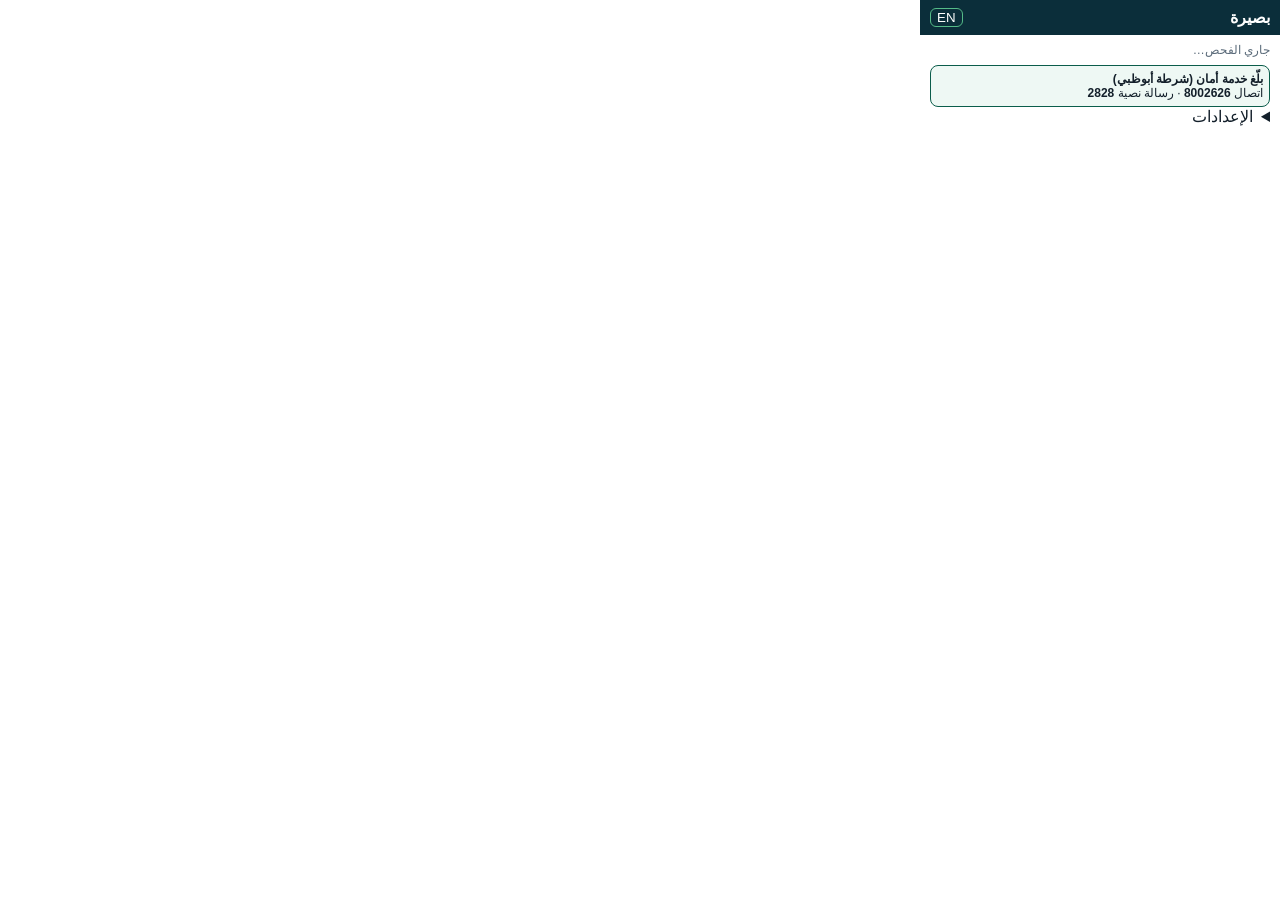
<file: extension/popup.html>
<!doctype html>
<html lang="ar" dir="rtl">
<head><meta charset="utf-8"><link rel="stylesheet" href="popup.css"></head>
<body>
  <header><b id="t_title">بصيرة</b><button id="lang">EN</button></header>
  <div id="url" class="mut ltr"></div>
  <div id="out"><div class="mut" id="t_wait">جاري الفحص…</div></div>
  <div class="aman"><b id="t_report">بلّغ خدمة أمان (شرطة أبوظبي)</b><div><span id="t_call">اتصال</span> <b>8002626</b> · <span id="t_sms">رسالة نصية</span> <b>2828</b></div></div>
  <details><summary id="t_settings">الإعدادات</summary>
    <label id="t_api">عنوان خادم بصيرة (API)</label>
    <input id="api" class="ltr" placeholder="http://127.0.0.1:8000">
    <button id="save">حفظ</button>
  </details>
  <script src="popup.js"></script>
</body>
</html>
</file>
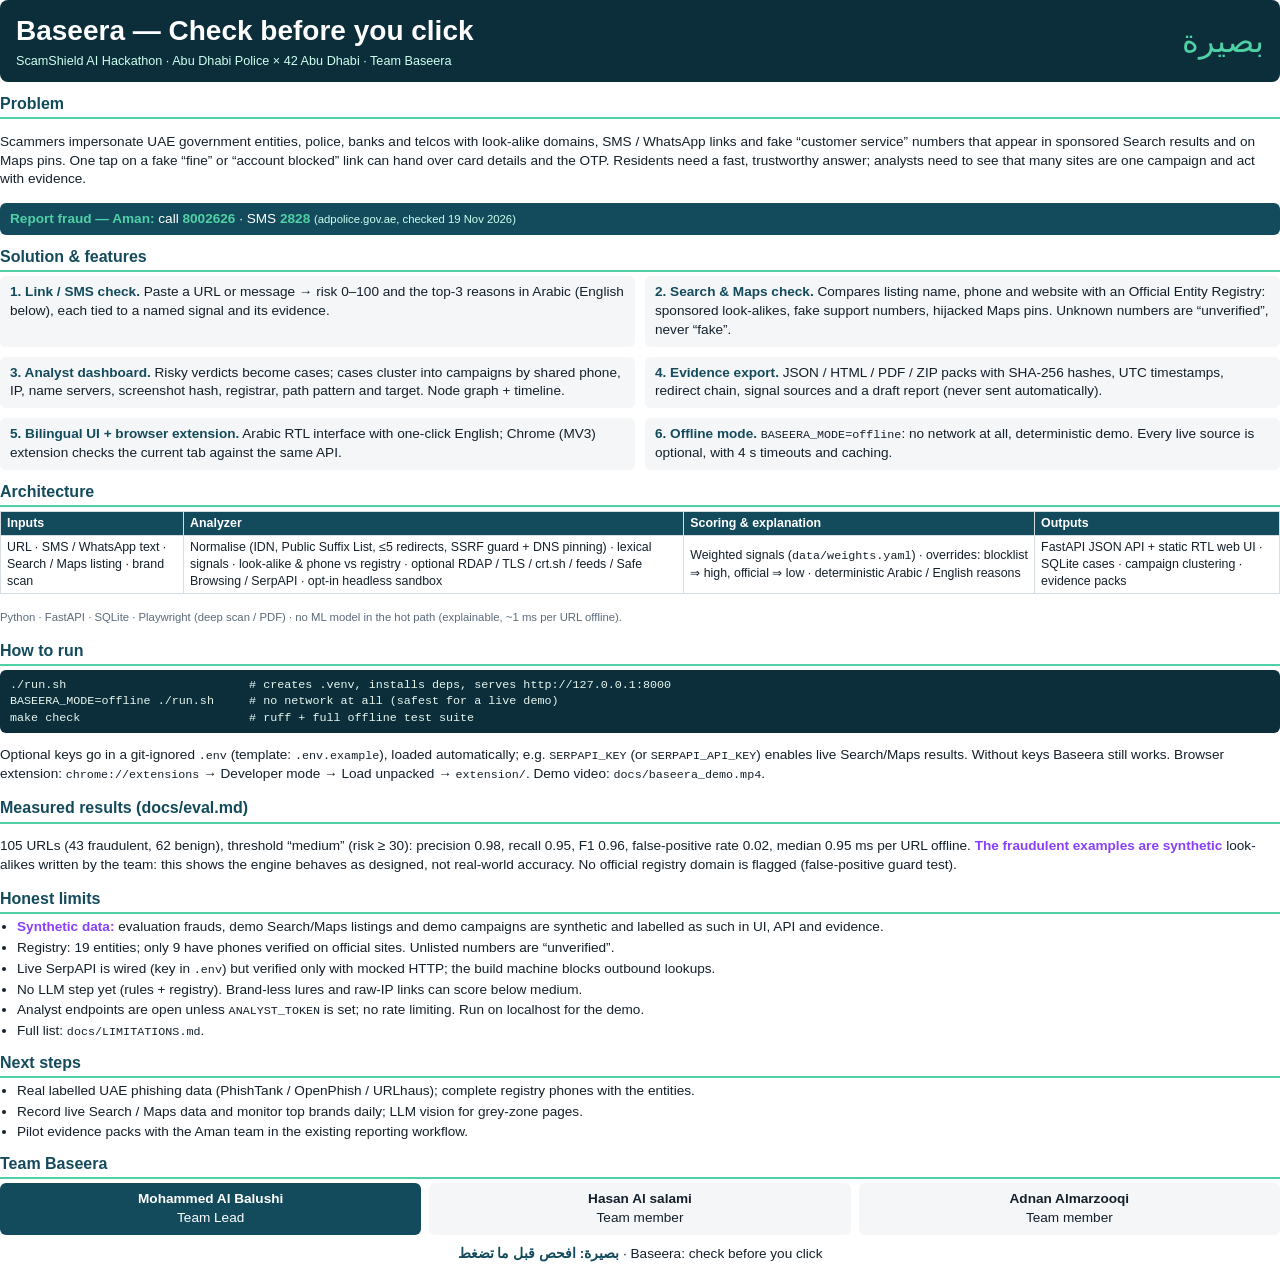
<file: docs/summary_src/summary.html>
<!doctype html>
<html lang="en"><head><meta charset="utf-8"><title>Baseera — summary</title>
<style>
@page { size: A4; margin: 14mm 15mm; }
body { font-family: "Noto Sans", "Noto Sans Arabic", sans-serif; color: #14202b; font-size: 10.2pt; line-height: 1.38; margin: 0; }
header { background: #0b2e3a; color: #fff; padding: 12px 16px; border-radius: 8px; display: flex; justify-content: space-between; align-items: center; }
header h1 { margin: 0; font-size: 21pt; } header .ar { font-family: "Noto Sans Arabic"; font-size: 24pt; color: #4fd1a5; direction: rtl; }
header p { margin: 2px 0 0; color: #cfe; font-size: 9.5pt; }
h2 { color: #134b5c; font-size: 12pt; margin: 11px 0 4px; border-bottom: 2px solid #4fd1a5; padding-bottom: 2px; }
ul { margin: 3px 0; padding-left: 17px; } li { margin: 2px 0; }
.grid { display: grid; grid-template-columns: 1fr 1fr; gap: 10px; }
.card { background: #f4f6f8; border-radius: 6px; padding: 7px 10px; }
.card b { color: #134b5c; }
.aman { background: #134b5c; color: #fff; border-radius: 6px; padding: 7px 10px; }
.aman b { color: #4fd1a5; }
code, pre { font-family: "Noto Sans Mono", monospace; font-size: 8.8pt; }
pre { background: #0b2e3a; color: #e6f6ef; padding: 7px 10px; border-radius: 6px; margin: 4px 0; white-space: pre-wrap; }
table { border-collapse: collapse; width: 100%; font-size: 9.3pt; } td, th { border: 1px solid #d5dde3; padding: 3px 6px; text-align: left; }
th { background: #134b5c; color: #fff; }
.syn { color: #8a3ffc; font-weight: bold; }
.page2 { page-break-before: always; }
.team { display: grid; grid-template-columns: repeat(3, 1fr); gap: 8px; text-align: center; }
.team div { background: #f4f6f8; border-radius: 6px; padding: 7px; } .team div:first-child { background: #134b5c; color: #fff; }
small { color: #5b6b7a; }
</style></head><body>
<header><div><h1>Baseera — Check before you click</h1>
<p>ScamShield AI Hackathon · Abu Dhabi Police × 42 Abu Dhabi · Team Baseera</p></div><div class="ar">بصيرة</div></header>

<h2>Problem</h2>
<p>Scammers impersonate UAE government entities, police, banks and telcos with look-alike domains, SMS / WhatsApp links
and fake “customer service” numbers that appear in sponsored Search results and on Maps pins. One tap on a fake “fine” or
“account blocked” link can hand over card details and the OTP. Residents need a fast, trustworthy answer; analysts need to
see that many sites are one campaign and act with evidence.</p>
<div class="aman"><b>Report fraud — Aman:</b> call <b>8002626</b> · SMS <b>2828</b> <small style="color:#cfe">(adpolice.gov.ae, checked 19 Nov 2026)</small></div>

<h2>Solution &amp; features</h2>
<div class="grid">
 <div class="card"><b>1. Link / SMS check.</b> Paste a URL or message → risk 0–100 and the top-3 reasons in Arabic (English below), each tied to a named signal and its evidence.</div>
 <div class="card"><b>2. Search &amp; Maps check.</b> Compares listing name, phone and website with an Official Entity Registry: sponsored look-alikes, fake support numbers, hijacked Maps pins. Unknown numbers are “unverified”, never “fake”.</div>
 <div class="card"><b>3. Analyst dashboard.</b> Risky verdicts become cases; cases cluster into campaigns by shared phone, IP, name servers, screenshot hash, registrar, path pattern and target. Node graph + timeline.</div>
 <div class="card"><b>4. Evidence export.</b> JSON / HTML / PDF / ZIP packs with SHA-256 hashes, UTC timestamps, redirect chain, signal sources and a draft report (never sent automatically).</div>
 <div class="card"><b>5. Bilingual UI + browser extension.</b> Arabic RTL interface with one-click English; Chrome (MV3) extension checks the current tab against the same API.</div>
 <div class="card"><b>6. Offline mode.</b> <code>BASEERA_MODE=offline</code>: no network at all, deterministic demo. Every live source is optional, with 4 s timeouts and caching.</div>
</div>

<h2>Architecture</h2>
<table>
<tr><th>Inputs</th><th>Analyzer</th><th>Scoring &amp; explanation</th><th>Outputs</th></tr>
<tr><td>URL · SMS / WhatsApp text · Search / Maps listing · brand scan</td>
<td>Normalise (IDN, Public Suffix List, ≤5 redirects, SSRF guard + DNS pinning) · lexical signals · look-alike &amp; phone vs registry · optional RDAP / TLS / crt.sh / feeds / Safe Browsing / SerpAPI · opt-in headless sandbox</td>
<td>Weighted signals (<code>data/weights.yaml</code>) · overrides: blocklist ⇒ high, official ⇒ low · deterministic Arabic / English reasons</td>
<td>FastAPI JSON API + static RTL web UI · SQLite cases · campaign clustering · evidence packs</td></tr>
</table>
<p><small>Python · FastAPI · SQLite · Playwright (deep scan / PDF) · no ML model in the hot path (explainable, ~1 ms per URL offline).</small></p>

<div class="page2"></div>
<h2>How to run</h2>
<pre>./run.sh                          # creates .venv, installs deps, serves http://127.0.0.1:8000
BASEERA_MODE=offline ./run.sh     # no network at all (safest for a live demo)
make check                        # ruff + full offline test suite</pre>
<p>Optional keys go in a git-ignored <code>.env</code> (template: <code>.env.example</code>), loaded automatically; e.g.
<code>SERPAPI_KEY</code> (or <code>SERPAPI_API_KEY</code>) enables live Search/Maps results. Without keys Baseera still works.
Browser extension: <code>chrome://extensions</code> → Developer mode → Load unpacked → <code>extension/</code>.
Demo video: <code>docs/baseera_demo.mp4</code>.</p>

<h2>Measured results (docs/eval.md)</h2>
<p>105 URLs (43 fraudulent, 62 benign), threshold “medium” (risk ≥ 30): precision 0.98, recall 0.95, F1 0.96, false-positive rate 0.02,
median 0.95 ms per URL offline. <span class="syn">The fraudulent examples are synthetic</span> look-alikes written by the team: this shows
the engine behaves as designed, not real-world accuracy. No official registry domain is flagged (false-positive guard test).</p>

<h2>Honest limits</h2>
<ul>
 <li><span class="syn">Synthetic data:</span> evaluation frauds, demo Search/Maps listings and demo campaigns are synthetic and labelled as such in UI, API and evidence.</li>
 <li>Registry: 19 entities; only 9 have phones verified on official sites. Unlisted numbers are “unverified”.</li>
 <li>Live SerpAPI is wired (key in <code>.env</code>) but verified only with mocked HTTP; the build machine blocks outbound lookups.</li>
 <li>No LLM step yet (rules + registry). Brand-less lures and raw-IP links can score below medium.</li>
 <li>Analyst endpoints are open unless <code>ANALYST_TOKEN</code> is set; no rate limiting. Run on localhost for the demo.</li>
 <li>Full list: <code>docs/LIMITATIONS.md</code>.</li>
</ul>

<h2>Next steps</h2>
<ul>
 <li>Real labelled UAE phishing data (PhishTank / OpenPhish / URLhaus); complete registry phones with the entities.</li>
 <li>Record live Search / Maps data and monitor top brands daily; LLM vision for grey-zone pages.</li>
 <li>Pilot evidence packs with the Aman team in the existing reporting workflow.</li>
</ul>

<h2>Team Baseera</h2>
<div class="team"><div><b>Mohammed Al Balushi</b><br>Team Lead</div><div><b>Hasan Al salami</b><br>Team member</div><div><b>Adnan Almarzooqi</b><br>Team member</div></div>
<p style="text-align:center;margin-top:10px"><b style="color:#134b5c">بصيرة: افحص قبل ما تضغط</b> · Baseera: check before you click</p>
</body></html>
</file>
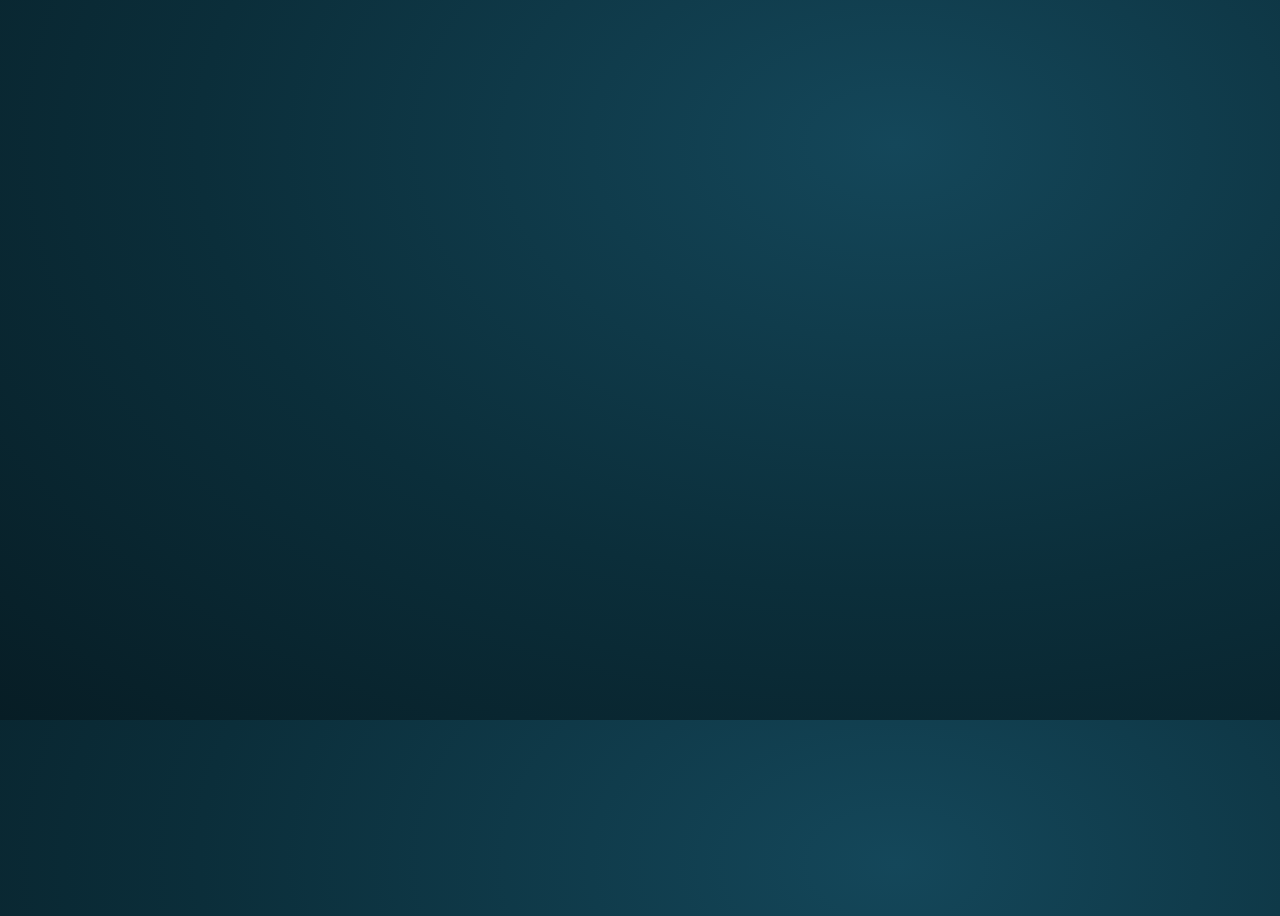
<file: scripts/demo_video/slides.html>
<!doctype html><html lang="ar" dir="rtl"><head><meta charset="utf-8">
<style>
*{box-sizing:border-box;margin:0;padding:0}
html,body{width:1280px;height:720px;overflow:hidden;background:radial-gradient(ellipse at 70% 20%,#14475a 0%,#0b2e3a 55%,#071d25 100%);color:#fff;font-family:"Noto Kufi Arabic","Noto Sans Arabic",sans-serif}
.step{position:absolute;inset:0;display:flex;flex-direction:column;align-items:center;justify-content:center;opacity:0;transition:opacity .7s ease, transform .7s ease;transform:translateY(16px)}
.step.on{opacity:1;transform:none}
.logo{font-size:96px;color:#4fd1a5;line-height:1;text-shadow:0 0 40px #4fd1a588}
h1{font-size:92px;font-weight:800;margin-top:10px}
.en{font-family:"Noto Sans","DejaVu Sans",sans-serif;direction:ltr}
.sub{font-size:30px;opacity:.85;margin-top:8px}
.foot{position:absolute;bottom:34px;font-size:20px;opacity:.7}
.kicker{font-size:26px;color:#4fd1a5;letter-spacing:1px;margin-bottom:22px}
.phone{width:440px;background:#f4f6f8;border-radius:34px;padding:26px 22px;box-shadow:0 20px 60px #0008;color:#14202b;min-height:330px}
.phone .hdr{font-size:16px;color:#5b6b7a;text-align:center;margin-bottom:16px}
.bub{background:#e4e8ec;border-radius:18px 18px 18px 4px;padding:14px 18px;font-size:21px;line-height:1.6;margin-bottom:14px;opacity:0;transform:scale(.9);transition:all .5s cubic-bezier(.2,1.4,.4,1)}
.bub.on{opacity:1;transform:none}
.bub .lnk{color:#1a5fd0;text-decoration:underline;direction:ltr;display:inline-block;font-size:18px}
.illus{margin-top:14px;font-size:16px;opacity:.6}
.row{display:flex;gap:40px;align-items:center}
.leak{display:flex;gap:26px;margin-top:40px}
.chip{background:#d93025;border-radius:16px;padding:18px 28px;font-size:30px;font-weight:700;opacity:0;transform:translateY(20px);transition:all .6s}
.chip.on{opacity:1;transform:none}
.aman{background:#fff;color:#14202b;border-radius:26px;padding:40px 60px;text-align:center;box-shadow:0 20px 60px #0008;border-top:10px solid #0b5d4b}
.aman .t{font-size:34px;font-weight:700;margin-bottom:26px}
.nums{display:flex;gap:50px;justify-content:center}
.num{border:3px solid #e2e7ec;border-radius:20px;padding:18px 34px;transition:all .5s}
.num.on{border-color:#0b5d4b;background:#e7f4ef;transform:scale(1.08)}
.num small{display:block;font-size:22px;color:#5b6b7a}
.num b{font-size:64px;direction:ltr;display:block;font-family:"Noto Sans","DejaVu Sans",sans-serif;color:#0b5d4b}
.src{margin-top:22px;font-size:17px;color:#5b6b7a}
.tag{font-size:76px;font-weight:800;margin-top:20px}
.tag span{color:#4fd1a5}
.team{display:flex;gap:28px;margin-top:38px}
.mem{background:#ffffff14;border:1px solid #ffffff30;border-radius:16px;padding:14px 26px;font-size:24px;text-align:center}
.mem small{display:block;font-size:15px;opacity:.7}
#__cur{display:none!important}</style></head><body>
<div class="step" id="s0"><div class="logo">◉</div><h1>بصيرة</h1><div class="sub en">Baseera</div><div class="sub">كاشف الروابط والقوائم المزيفة</div>
 <div class="foot en">ScamShield AI Hackathon · Abu Dhabi Police × 42 Abu Dhabi</div></div>
<div class="step" id="s1"><div class="kicker">المشكلة</div><div class="row">
 <div class="phone"><div class="hdr">رسائل · الآن</div>
  <div class="bub" id="b1">عليك <b>مخالفة</b> غير مدفوعة. ادفع <b>الحين</b> لتجنب الغرامة:<br><span class="lnk">adpolice-fines-pay.com/pay</span></div>
  <div class="bub" id="b2">تم <b>إيقاف</b> حسابك البنكي. حدّث بياناتك وأدخل رمز التحقق:<br><span class="lnk">emiratesnbd-verify.top/otp</span></div>
 </div></div>
 <div class="leak"><div class="chip" id="c1">💳 رقم البطاقة</div><div class="chip" id="c2">🔑 رمز التحقق</div></div>
 <div class="illus">رسائل توضيحية للعرض</div></div>
<div class="step" id="s2"><div class="aman"><div class="t">بلّغ عن الاحتيال — خدمة أمان (شرطة أبوظبي)</div>
 <div class="nums"><div class="num" id="n1"><small>اتصال</small><b>8002626</b></div><div class="num" id="n2"><small>رسالة نصية</small><b>2828</b></div></div>
 <div class="src">المصدر: adpolice.gov.ae (تم التحقق 2026-11-19)</div></div></div>
<div class="step" id="s3"><div class="logo">◉</div><div class="sub">بصيرة يكشف لك الاحتيال</div><div class="tag"><span>قبل</span> ما تضغط</div></div>
<div class="step" id="s4"><div class="logo">◉</div><h1>بصيرة <span class="en" style="font-size:60px;opacity:.8">Baseera</span></h1>
 <div class="tag" style="font-size:58px">افحص <span>قبل</span> ما تضغط</div>
 <div class="team en"><div class="mem">Mohammed Al Balushi<small>Team Lead</small></div><div class="mem">Hasan Al salami<small>Team member</small></div><div class="mem">Adnan Almarzooqi<small>Team member</small></div></div>
 <div class="foot en">ScamShield AI Hackathon · Abu Dhabi Police × 42 Abu Dhabi</div></div>
<script>
function show(id){document.querySelectorAll('.step').forEach(s=>s.classList.toggle('on',s.id===id))}
function on(id){document.getElementById(id).classList.add('on')}
</script></body></html>
</file>
<file: extension/popup.css>
body{width:340px;margin:0;padding:10px;font-family:"Noto Naskh Arabic","Segoe UI",Tahoma,sans-serif;color:#14202b}
header{display:flex;justify-content:space-between;align-items:center;background:#0b2e3a;color:#fff;margin:-10px -10px 8px;padding:8px 10px}
header button{background:transparent;color:#fff;border:1px solid #5b8;border-radius:6px;cursor:pointer}
.mut{color:#5b6b7a;font-size:12px}.ltr{direction:ltr;text-align:left;word-break:break-all}
.gauge{font-size:30px;font-weight:bold;text-align:center;border-radius:10px;color:#fff;padding:6px;margin:6px 0}
.low{background:#1e8e3e}.medium{background:#e8a400}.high{background:#d93025}
.expl{white-space:pre-line;font-size:13px;line-height:1.7}
.aman{background:#eef8f4;border:1px solid #0b5d4b;border-radius:8px;padding:6px;margin-top:8px;font-size:12px}
input{width:100%;box-sizing:border-box;margin:4px 0}
</file>
